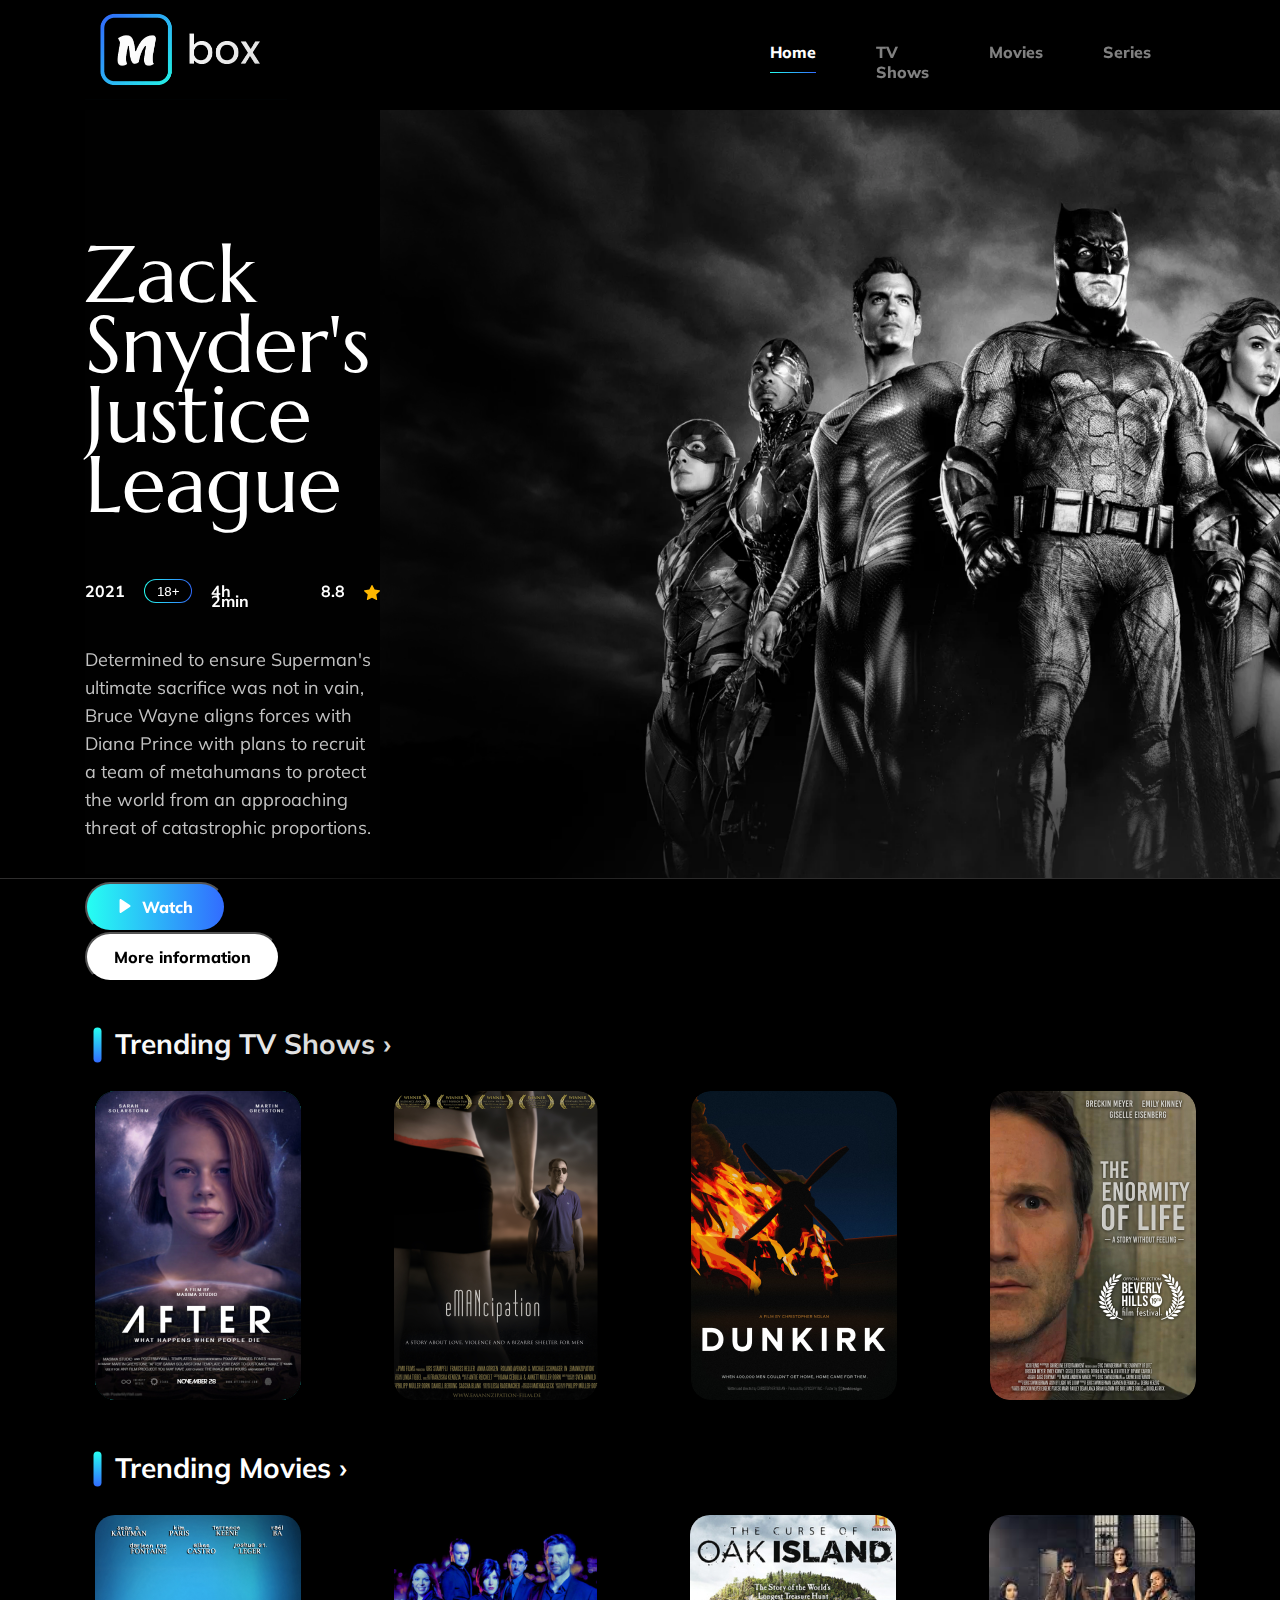
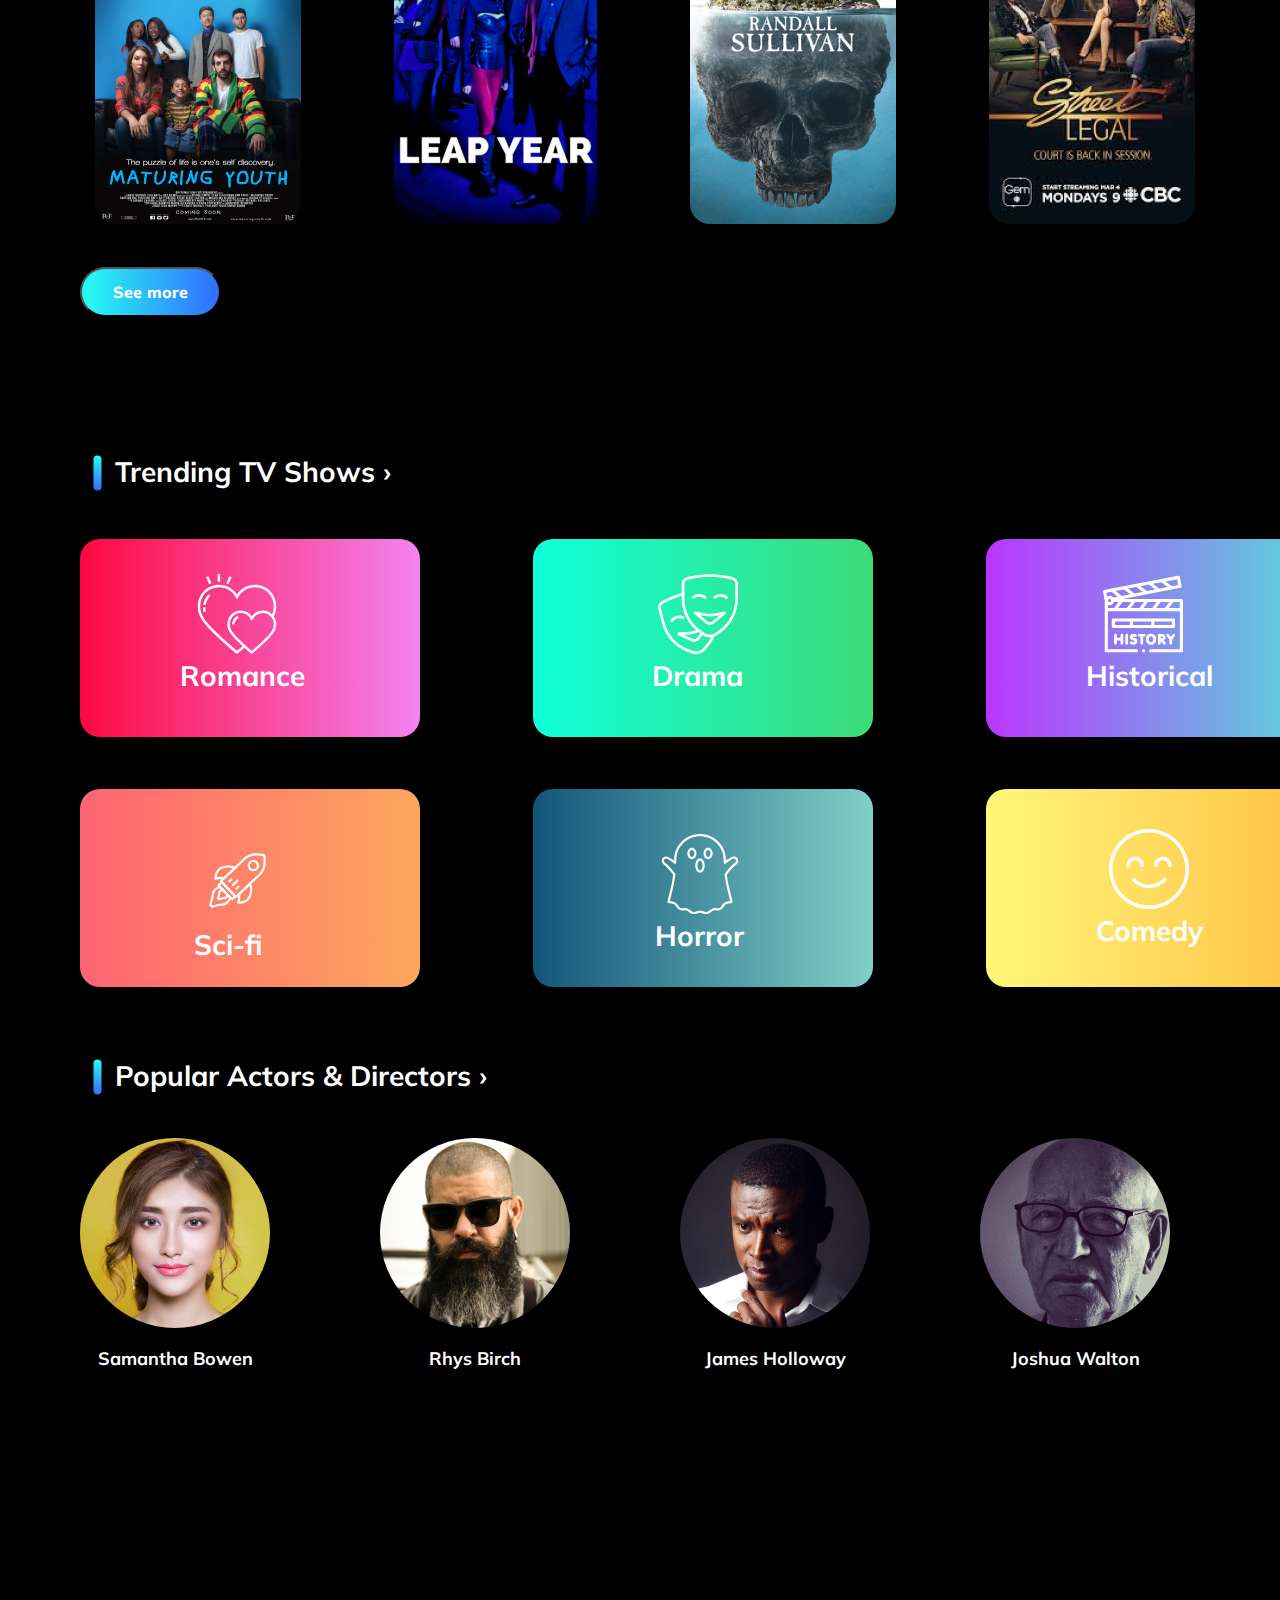
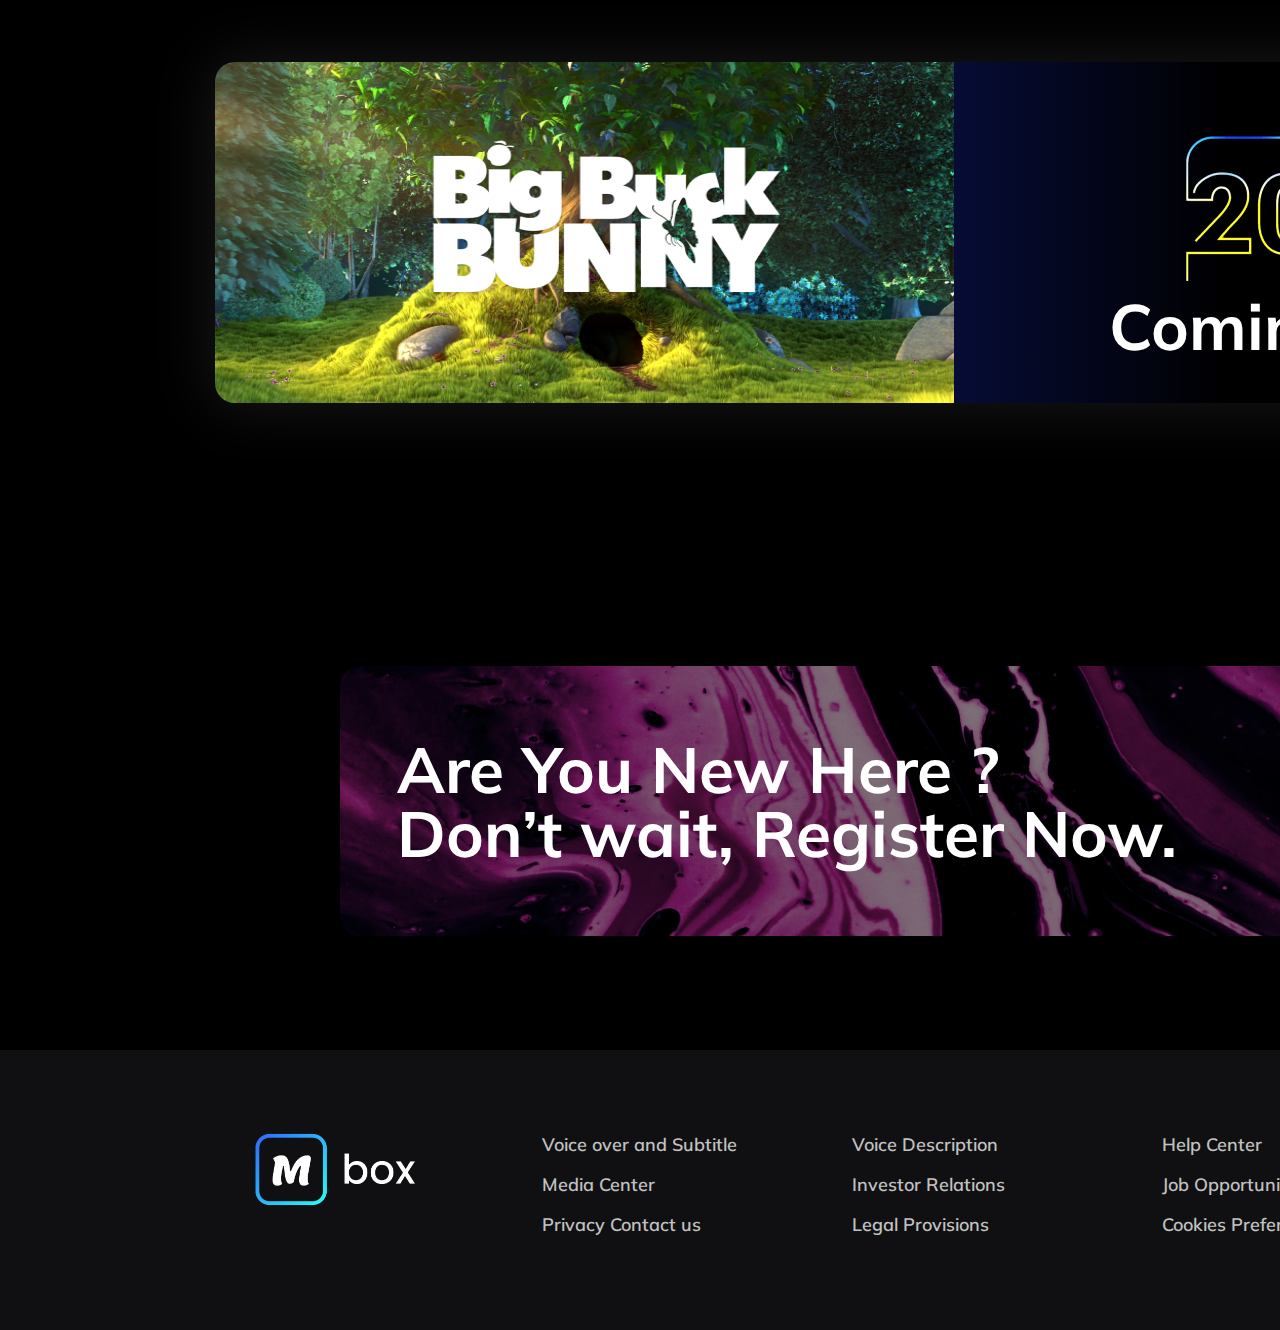
<file: index.html>
<!DOCTYPE html>
<html lang="en">
<head>
    <meta charset="UTF-8">
    <meta http-equiv="X-UA-Compatible" content="IE=edge">
    <meta name="viewport" content="width=device-width, initial-scale=1.0">
    
    <link rel="stylesheet" href="style.css">
    <link rel="stylesheet" href="styletwo.css">
    <link rel="stylesheet" href="mobil.css">
    
    <link rel="preconnect" href="https://fonts.googleapis.com"><link rel="preconnect" href="https://fonts.gstatic.com" crossorigin><link href="https://fonts.googleapis.com/css2?family=Mulish:wght@700;800&display=swap" rel="stylesheet">
    <link rel="preconnect" href="https://fonts.googleapis.com"><link rel="preconnect" href="https://fonts.gstatic.com" crossorigin><link href="https://fonts.googleapis.com/css2?family=Poppins:wght@500&display=swap" rel="stylesheet">
    <link rel="preconnect" href="https://fonts.googleapis.com"><link rel="preconnect" href="https://fonts.gstatic.com" crossorigin><link href="https://fonts.googleapis.com/css2?family=Lemon&display=swap" rel="stylesheet">
    <link rel="preconnect" href="https://fonts.googleapis.com"><link rel="preconnect" href="https://fonts.gstatic.com" crossorigin><link href="https://fonts.googleapis.com/css2?family=Marcellus&display=swap" rel="stylesheet">
    <link rel="preconnect" href="https://fonts.googleapis.com"><link rel="preconnect" href="https://fonts.gstatic.com" crossorigin><link href="https://fonts.googleapis.com/css2?family=Marcellus&family=Mulish:wght@400;800&display=swap" rel="stylesheet">
    <link rel="preconnect" href="https://fonts.googleapis.com"><link rel="preconnect" href="https://fonts.gstatic.com" crossorigin><link href="https://fonts.googleapis.com/css2?family=Mulish:wght@800&display=swap" rel="stylesheet">



    <title>Document</title>
</head>
<body>
    
<header class="header">
    <div class="menu">
    <div class="logo"><a href=""><img src="logo.png" alt="" class="img-logo"></a></div>
    <div class="li-menu">
        <ul class="ul-m">
            <a href=""><li class="active">Home</li></a>
            <a href=""> <li class="li-m">TV Shows</li></a>
                <a href=""> <li class="li-m">Movies</li></a>
                    <a href=""><li class="li-m">Series</li></a>
        </ul>
    </div>
    <div class="prof">
        <a href=""><img src="Vector.svg" alt="" class="img-prof"></a>
            <a href=""><img src="Vector.png" alt="" class="img-prof2"></a>
                <a href=""><img src="Vector@2x.png" alt="" class="img-prof3"></a>
    </div>
    </div>
    <div class="film">
        <div class="info">
            <div class="name"><h1 class="h1-name">Zack Snyder's Justice League</h1></div>
            <div class="reyt">
                <h1 class="years">2021</h1>
                <button class="old">18+</button>
                <h2 class="years time">4h 2min</h2>
                <h3 class="years">8.8</h3>
                <img src="star.svg" alt="" class="star">
            </div>
            <div class="txt">
                <p class="p-txt">Determined to ensure Superman's ultimate sacrifice was not in vain, Bruce Wayne aligns forces with Diana Prince with plans to recruit a team of metahumans to protect the world from an approaching threat of catastrophic proportions.</p>
            </div>
            <div class="butt">
                <a href=""> <button class="butt-watch"><img src="watch.svg" alt="" class="watch-img">Watch</button></a>
                    <a href=""><button class="butt-inf">More information</button></a>
            </div>
            
        </div>
        <div class="img-film"><img src="img-film.png" alt="" class="films"></div>
    </div>
</header>
<section class="tv-section">
    <div class="tv-show">
        <div style="display: flex;">
            <div class="grad"></div>
            <a href=""><h1 class="h1-tv">Trending TV Shows ›</h1></a>
        </div>
        <div class="tv">
            <div class="tv-block"><a href=""><img src="tv1.png" alt="" class="tv-img"></a></div>
            <div class="tv-block"><a href=""><img src="tv2.png" alt="" class="tv-img"></a></div>
            <div class="tv-block"><a href=""><img src="tv3.png" alt="" class="tv-img"></a></div>
            <div class="tv-block"><a href=""><img src="tv4.png" alt="" class="tv-img"></a></div>
            <div class="tv-block"><a href=""><img src="tv5.png" alt="" class="tv-img"></a></div>
            <div class="tv-block"><a href=""><img src="tv6.png" alt="" class="tv-img"></a></div>
            
        </div>
    </div>
</section>
<section class="trending">
    <div class="tv-show">
        <div style="display: flex;">
            <div class="grad"></div>
            <a href=""><h1 class="h1-tv">Trending Movies ›</h1></a>
        </div>
        <div class="tv">
            <div class="tv-block"> <a href=""> <img src="t1.png" alt="" class="tv-img"></a></div>
            <div class="tv-block"><a href=""><img src="t2.png" alt="" class="tv-img"></a></div>
            <div class="tv-block"><a href=""><img src="t3.png" alt="" class="tv-img"></a></div>
            <div class="tv-block"><a href=""><img src="t4.png" alt="" class="tv-img"></a></div>
            <div class="tv-block"><a href=""><img src="t5.png" alt="" class="tv-img"></a></div>
            <div class="tv-block"><a href=""><img src="t6.png" alt="" class="tv-img"></a></div>
            
        </div>
    </div>
    <a href=""> <button class="butt-watch g-butt">See more</button></a>
</section>
<section class="genras">
    <div style="display: flex;">
        <div class="grad"></div>
        <a href=""><h1 class="h1-tv">Trending TV Shows ›</h1></a>
    </div>
    <div class="ganras-block">
       <a href="" class="a-g"><div class="g-block romance"><img src="g1.svg" alt="" class="g-img-romance"><h1 class="g-h1 h1-romance">Romance</h1></div></a>
       <a href="" class="a-g"><div class="g-block drama"><img src="g2.svg" alt="" class="g-img-drama"><h1 class="g-h1 h1-drama" >Drama</h1></div></a>
        <a href="" class="a-g"><div class="g-block historical"><img src="g3.svg" alt="" class="g-img-historical"><h1 class="g-h1 h1-historical">Historical</h1></div></a> 
        <a href="" class="a-g"><div class="g-block action"><img src="g4.svg" alt="" class="g-img-action"><h1 class="g-h1 h1-action">Action</h1></div></a>
    </div>
    <div class="ganras-block g-two">
        <a href="" class="a-g"><div class="g-block sci-fi"><img src="g5.svg" alt="" class="g-img-sci-fi"><h1 class="g-h1 h1-sci-fi">Sci-fi</h1></div></a>
        <a href="" class="a-g"> <div class="g-block horror"><img src="g6.svg" alt="" class="g-img-horror"><h1 class="g-h1 h1-horror">Horror</h1></div></a>
            <a href="" class="a-g"> <div class="g-block comedy"><img src="g7.svg" alt="" class="g-img-comedy"><h1 class="g-h1 h1-comedy">Comedy</h1></div></a>
                <a href="" class="a-g"> <div class="g-block documentary"><img src="g8.svg" alt="" class="g-img-documentary"><h1 class="g-h1 h1-documentary">Documentary</h1></div></a>
    </div>
</section>
<section class="actors">
    <div style="display: flex;">
        <div class="grad"></div>
        <a href=""><h1 class="h1-tv">Popular Actors & Directors ›</h1></a>
    </div>
    <div class="actor">
        <a href="" class="a-a"><div class="actors-block"><img src="a1.png" alt="" class="img-actor"><h1 class="name-actor">Samantha Bowen</h1></div></a>
            <a href=""class="a-a"> <div class="actors-block"><img src="a2.png" alt="" class="img-actor"><h1 class="name-actor">Rhys Birch</h1></div></a>
                <a href=""class="a-a"> <div class="actors-block"><img src="a3.png" alt="" class="img-actor"><h1 class="name-actor">James Holloway</h1></div></a>
                    <a href=""class="a-a"> <div class="actors-block"><img src="a4.png" alt="" class="img-actor"><h1 class="name-actor">Joshua Walton</h1></div></a>
                        <a href=""class="a-a"> <div class="actors-block"><img src="a5.png" alt="" class="img-actor"><h1 class="name-actor">Patrick Elliott</h1></div></a>
                            <a href=""class="a-a"> <div class="actors-block"><img src="a6.png" alt="" class="img-actor"><h1 class="name-actor">Morgan O'Neill</h1></div></a>
    </div>
</section>
<section class="coming">
    <div class="coming-block">
        <div class="buck"><img src="buck.png" alt="" class="img-buck"></div>
        <div class="2021"><img src="2021.png" alt="" class="img-2021"><h1 class="h1-2021">Coming Soon...</h1></div>
    </div>
</section>
<section class="registred">
    <div class="reg">
        <h1 class="h1-reg">Are You New Here ?<br>
            Don’t wait, Register Now. </h1>
        <a href=""> <button class="butt-watch butt-reg">Register Now</button></a>
    </div>
</section>
<footer class="footer">
    <div class="logo "> <a href=""> <img src="logo.png" alt="" class="img-logo logo-footer"></a></div>
    <div class="footer-menu">
        <div class="block-footer">
            <a href=""> <h1 class="h-foot">Voice over and Subtitle</h1></a>
                <a href=""> <h2 class="h-foot">Media Center</h2></a>
                    <a href=""> <h3 class="h-foot">Privacy Contact us</h3></a>
        </div>
        <div class="block-footer">
            <a href=""> <h1 class="h-foot">Voice Description</h1></a>
                <a href=""> <h2 class="h-foot">Investor Relations</h2></a>
                    <a href=""> <h3 class="h-foot">Legal Provisions</h3></a>
        </div>
        <div class="block-footer">
            <a href=""> <h1 class="h-foot">Help Center</h1></a>
                <a href=""> <h2 class="h-foot">Job Opportunities</h2></a>
                    <a href=""> <h3 class="h-foot">Cookies Preferences</h3></a>
        </div>
        <div class="block-footer">
            <a href=""><h1 class="h-foot">Gift Cards</h1></a>
            <a href=""> <h2 class="h-foot">Terms of Use</h2></a>
                <a href=""> <h3 class="h-foot">Corporate Informations</h3></a>
        </div>
       
    </div>
</footer>
</body>
</html>
</file>
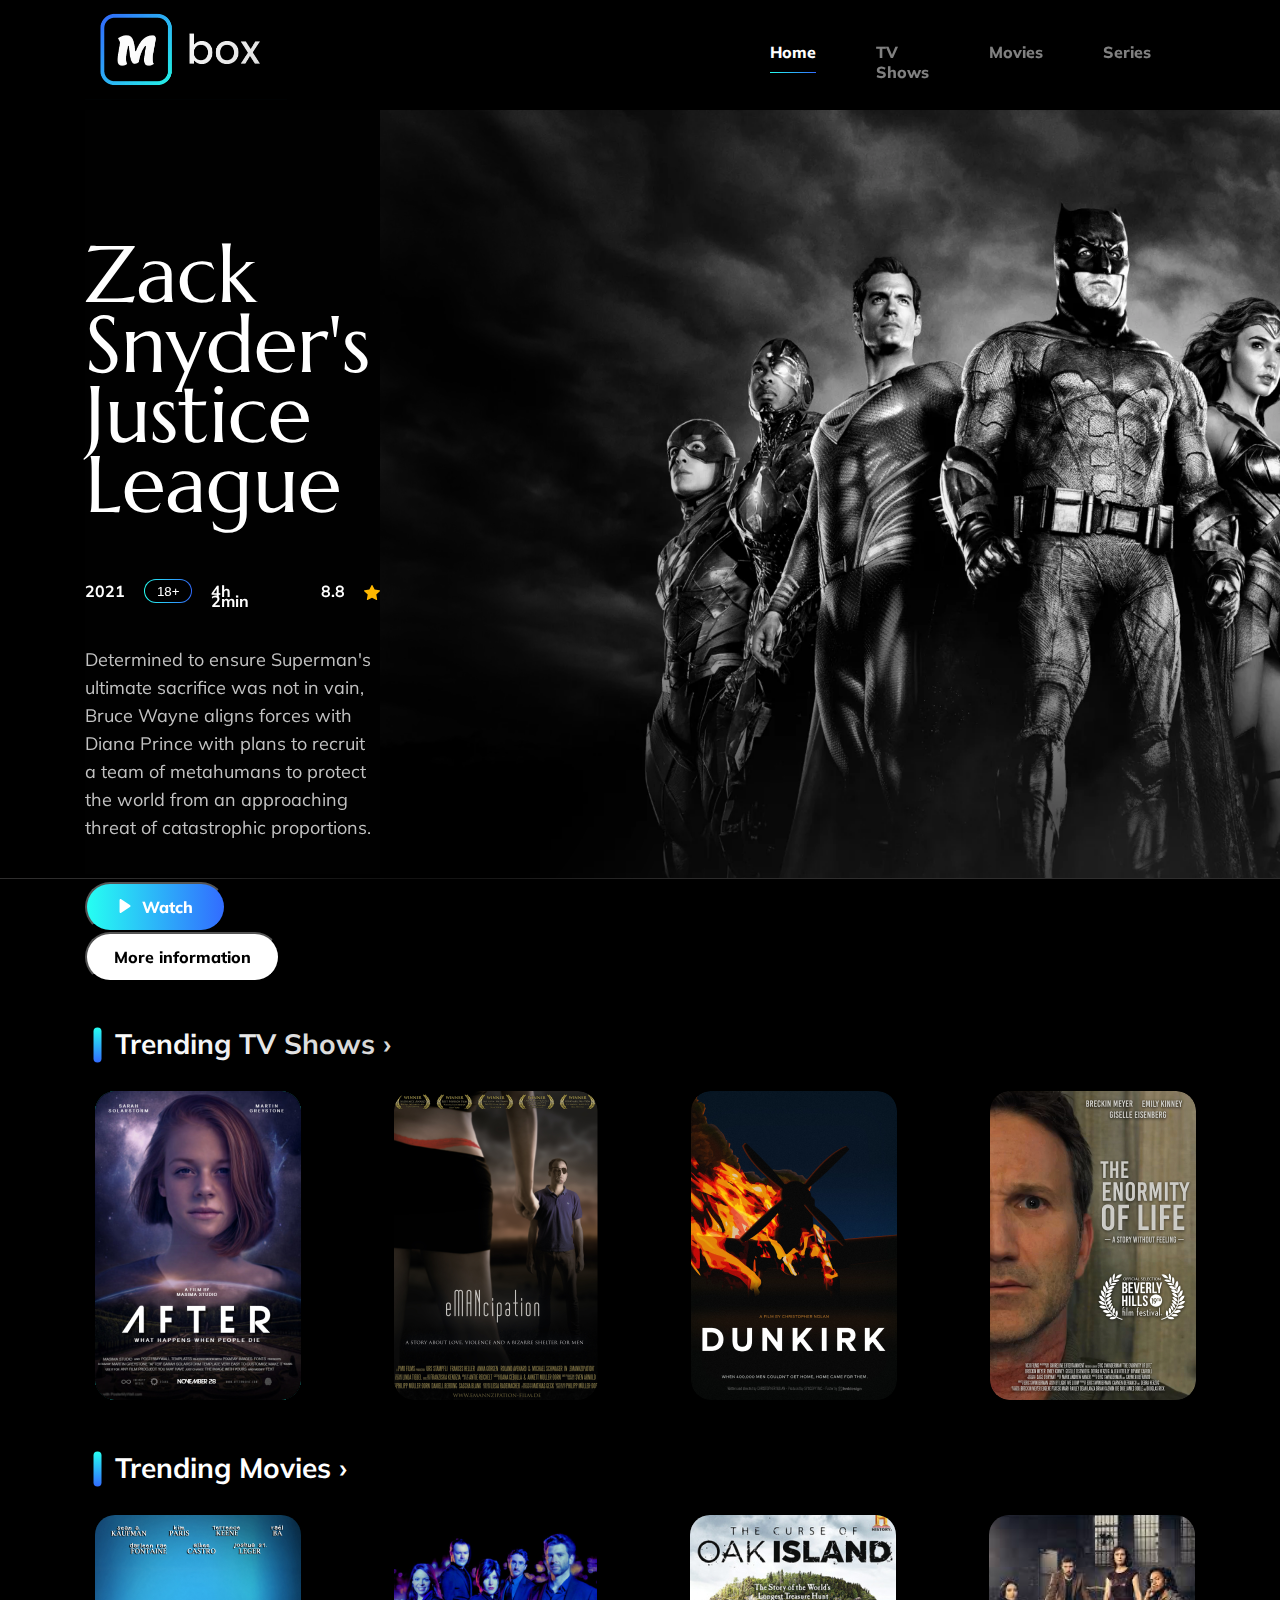
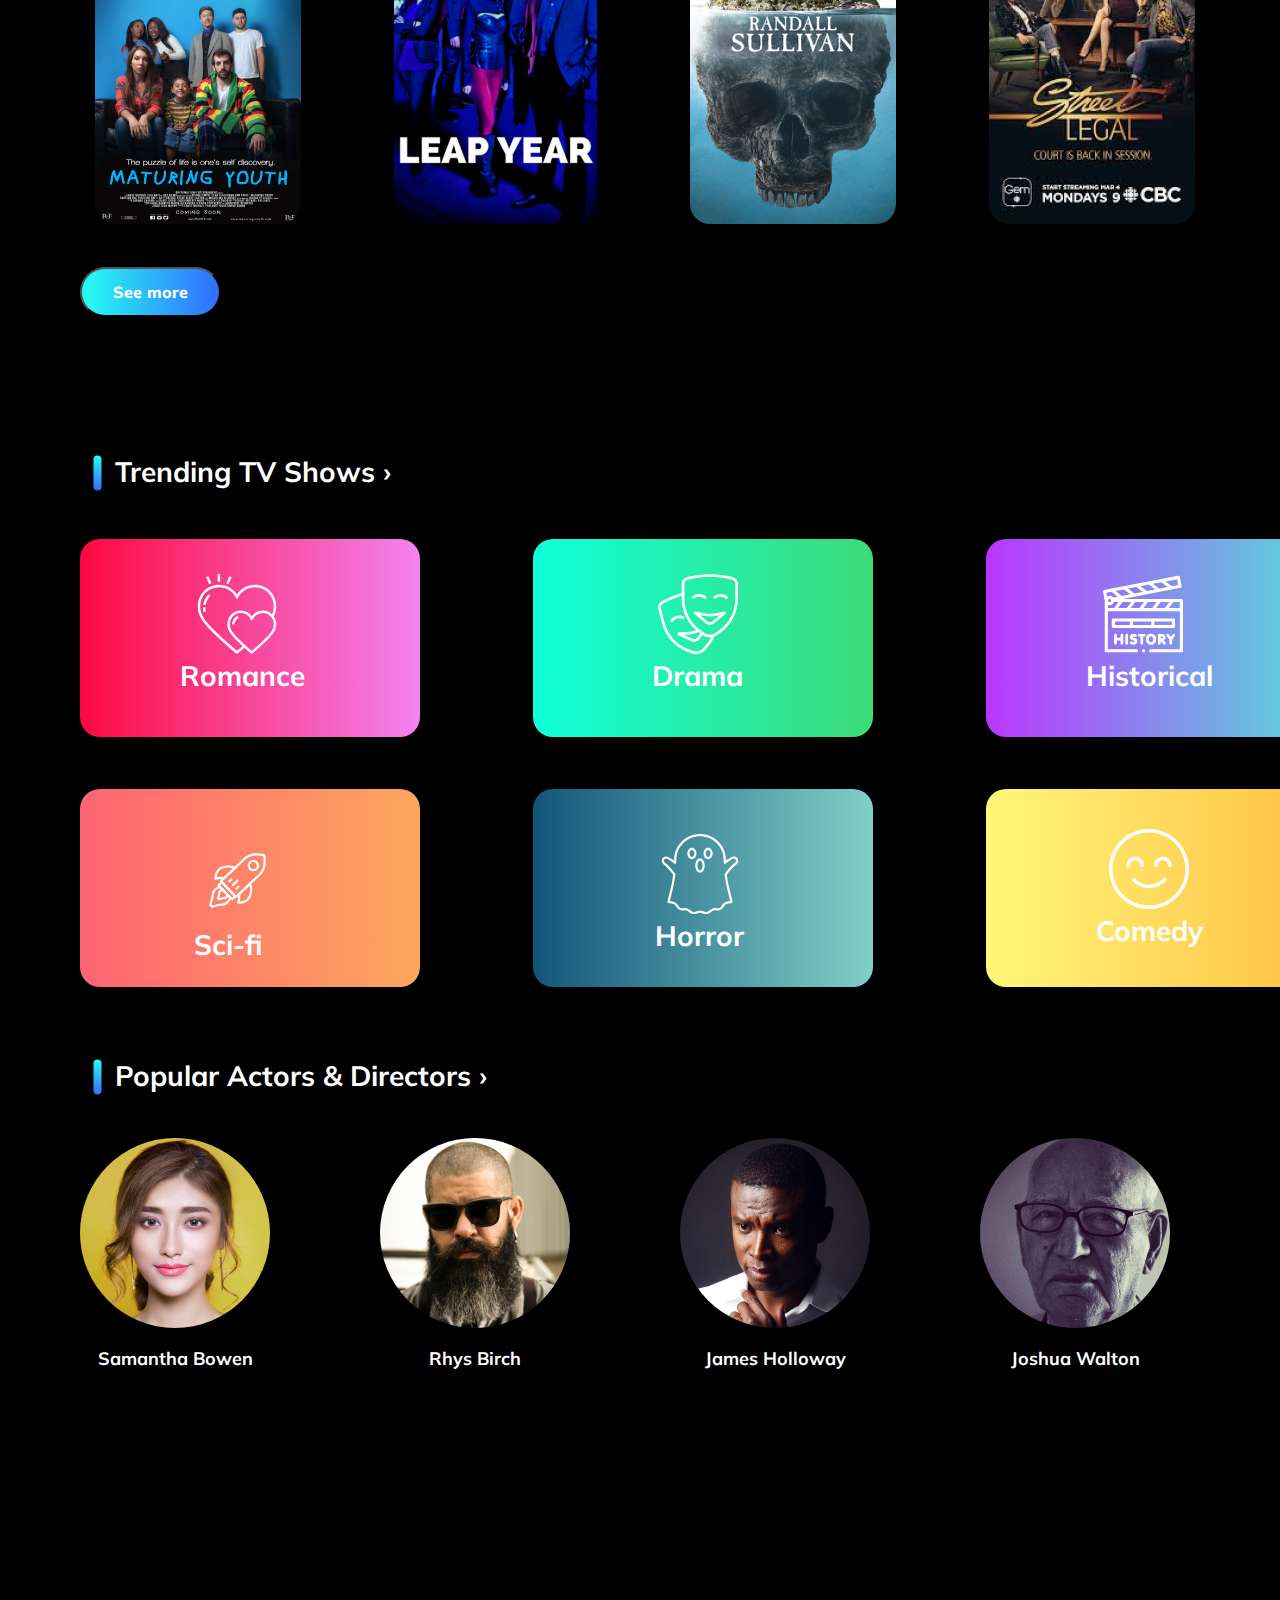
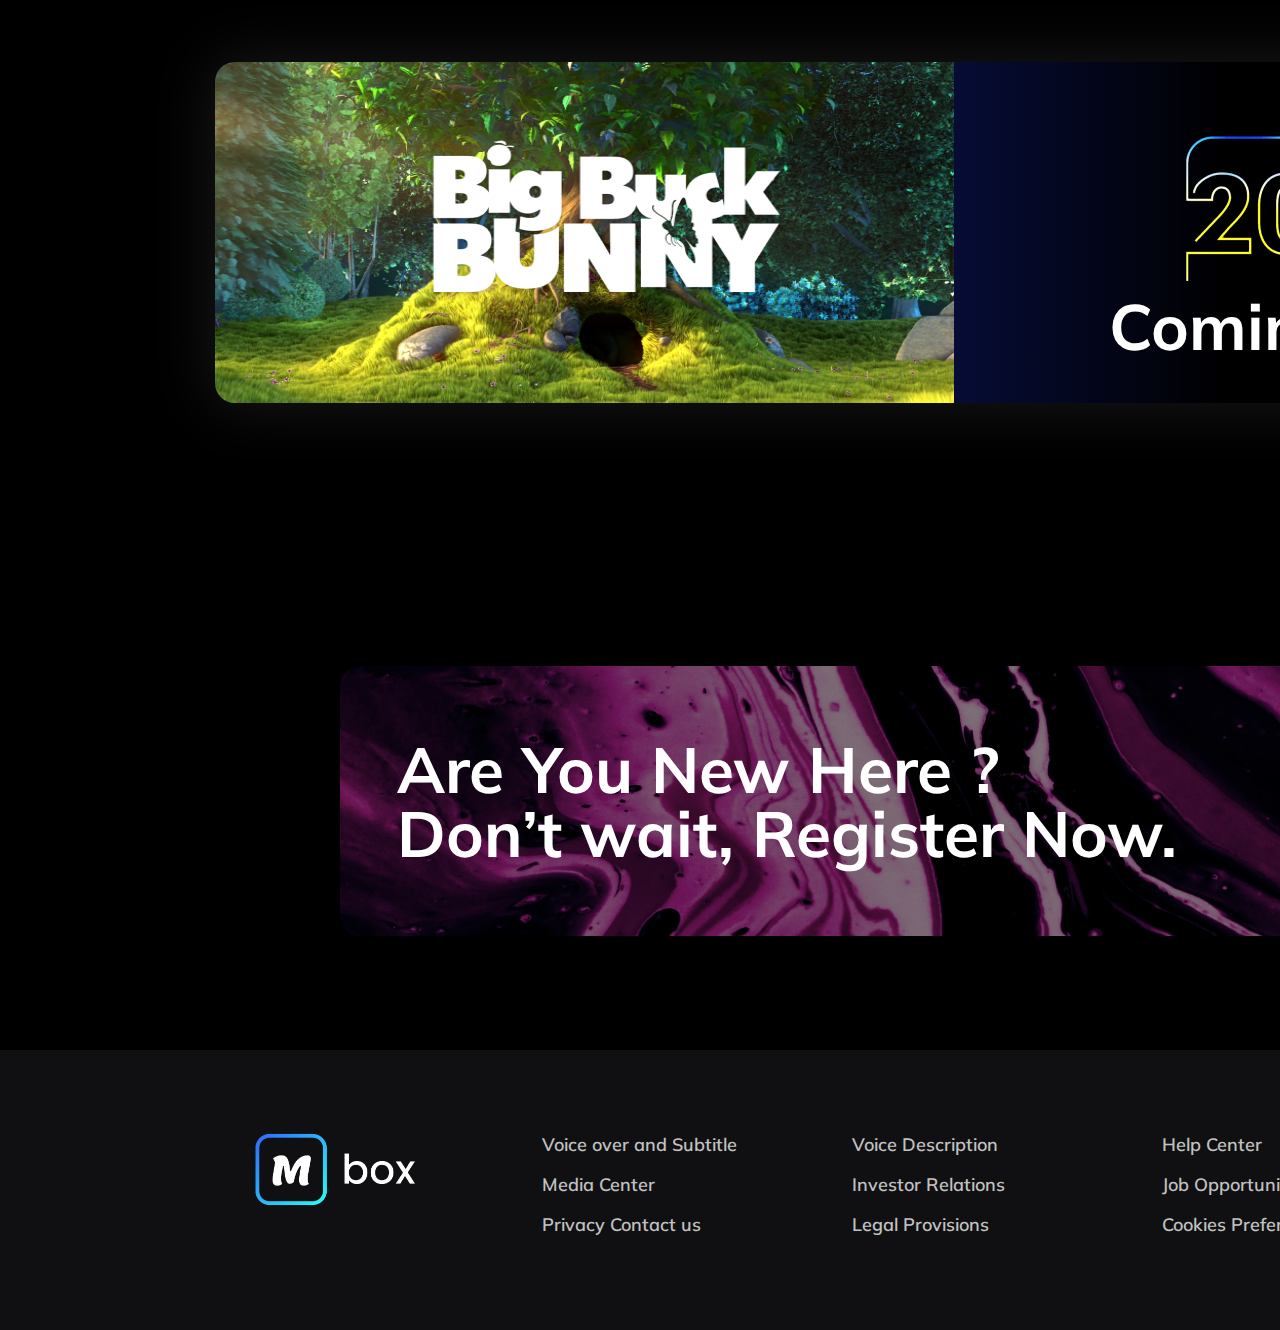
<file: mobil.html>
<!DOCTYPE html>
<html lang="en">
<head>
    <meta charset="UTF-8">
    <meta http-equiv="X-UA-Compatible" content="IE=edge">
    <meta name="viewport" content="width=device-width, initial-scale=1.0">
    
    <link rel="stylesheet" href="style.css">
    <link rel="stylesheet" href="styletwo.css">
    <link rel="stylesheet" href="mobil.css">
    
    <link rel="preconnect" href="https://fonts.googleapis.com"><link rel="preconnect" href="https://fonts.gstatic.com" crossorigin><link href="https://fonts.googleapis.com/css2?family=Mulish:wght@700;800&display=swap" rel="stylesheet">
    <link rel="preconnect" href="https://fonts.googleapis.com"><link rel="preconnect" href="https://fonts.gstatic.com" crossorigin><link href="https://fonts.googleapis.com/css2?family=Poppins:wght@500&display=swap" rel="stylesheet">
    <link rel="preconnect" href="https://fonts.googleapis.com"><link rel="preconnect" href="https://fonts.gstatic.com" crossorigin><link href="https://fonts.googleapis.com/css2?family=Lemon&display=swap" rel="stylesheet">
    <link rel="preconnect" href="https://fonts.googleapis.com"><link rel="preconnect" href="https://fonts.gstatic.com" crossorigin><link href="https://fonts.googleapis.com/css2?family=Marcellus&display=swap" rel="stylesheet">
    <link rel="preconnect" href="https://fonts.googleapis.com"><link rel="preconnect" href="https://fonts.gstatic.com" crossorigin><link href="https://fonts.googleapis.com/css2?family=Marcellus&family=Mulish:wght@400;800&display=swap" rel="stylesheet">
    <link rel="preconnect" href="https://fonts.googleapis.com"><link rel="preconnect" href="https://fonts.gstatic.com" crossorigin><link href="https://fonts.googleapis.com/css2?family=Mulish:wght@800&display=swap" rel="stylesheet">



    <title>Document</title>
</head>
<body>
    
<header class="header">
    <div class="menu">
    <div class="logo"><a href=""><img src="logo.png" alt="" class="img-logo"></a></div>
    <div class="li-menu">
        <ul class="ul-m">
            <a href=""><li class="active">Home</li></a>
            <a href=""> <li class="li-m">TV Shows</li></a>
                <a href=""> <li class="li-m">Movies</li></a>
                    <a href=""><li class="li-m">Series</li></a>
        </ul>
    </div>
    <div class="prof">
        <a href=""><img src="Vector.svg" alt="" class="img-prof"></a>
            <a href=""><img src="Vector.png" alt="" class="img-prof2"></a>
                <a href=""><img src="Vector@2x.png" alt="" class="img-prof3"></a>
    </div>
    </div>
    <div class="film">
        <div class="info">
            <div class="name"><h1 class="h1-name">Zack Snyder's Justice League</h1></div>
            <div class="reyt">
                <h1 class="years">2021</h1>
                <button class="old">18+</button>
                <h2 class="years time">4h 2min</h2>
                <h3 class="years">8.8</h3>
                <img src="star.svg" alt="" class="star">
            </div>
            <div class="txt">
                <p class="p-txt">Determined to ensure Superman's ultimate sacrifice was not in vain, Bruce Wayne aligns forces with Diana Prince with plans to recruit a team of metahumans to protect the world from an approaching threat of catastrophic proportions.</p>
            </div>
            <div class="butt">
                <a href=""> <button class="butt-watch"><img src="watch.svg" alt="" class="watch-img">Watch</button></a>
                    <a href=""><button class="butt-inf">More information</button></a>
            </div>
            
        </div>
        <div class="img-film"><img src="img-film.png" alt="" class="films"></div>
    </div>
</header>
<section class="tv-section">
    <div class="tv-show">
        <div style="display: flex;">
            <div class="grad"></div>
            <a href=""><h1 class="h1-tv">Trending TV Shows ›</h1></a>
        </div>
        <div class="tv">
            <div class="tv-block"><a href=""><img src="tv1.png" alt="" class="tv-img"></a></div>
            <div class="tv-block"><a href=""><img src="tv2.png" alt="" class="tv-img"></a></div>
            <div class="tv-block"><a href=""><img src="tv3.png" alt="" class="tv-img"></a></div>
            <div class="tv-block"><a href=""><img src="tv4.png" alt="" class="tv-img"></a></div>
            <div class="tv-block"><a href=""><img src="tv5.png" alt="" class="tv-img"></a></div>
            <div class="tv-block"><a href=""><img src="tv6.png" alt="" class="tv-img"></a></div>
            
        </div>
    </div>
</section>
<section class="trending">
    <div class="tv-show">
        <div style="display: flex;">
            <div class="grad"></div>
            <a href=""><h1 class="h1-tv">Trending Movies ›</h1></a>
        </div>
        <div class="tv">
            <div class="tv-block"> <a href=""> <img src="t1.png" alt="" class="tv-img"></a></div>
            <div class="tv-block"><a href=""><img src="t2.png" alt="" class="tv-img"></a></div>
            <div class="tv-block"><a href=""><img src="t3.png" alt="" class="tv-img"></a></div>
            <div class="tv-block"><a href=""><img src="t4.png" alt="" class="tv-img"></a></div>
            <div class="tv-block"><a href=""><img src="t5.png" alt="" class="tv-img"></a></div>
            <div class="tv-block"><a href=""><img src="t6.png" alt="" class="tv-img"></a></div>
            
        </div>
    </div>
    <a href=""> <button class="butt-watch">See more</button></a>
</section>
<section class="genras">
    <div style="display: flex;">
        <div class="grad"></div>
        <a href=""><h1 class="h1-tv">Trending TV Shows ›</h1></a>
    </div>
    <div class="ganras-block">
       <a href="" class="a-g"><div class="g-block romance"><img src="g1.svg" alt="" class="g-img-romance"><h1 class="g-h1 h1-romance">Romance</h1></div></a>
       <a href="" class="a-g"><div class="g-block drama"><img src="g2.svg" alt="" class="g-img-drama"><h1 class="g-h1 h1-drama" >Drama</h1></div></a>
        <a href="" class="a-g"><div class="g-block historical"><img src="g3.svg" alt="" class="g-img-historical"><h1 class="g-h1 h1-historical">Historical</h1></div></a> 
        <a href="" class="a-g"><div class="g-block action"><img src="g4.svg" alt="" class="g-img-action"><h1 class="g-h1 h1-action">Action</h1></div></a>
    </div>
    <div class="ganras-block">
        <a href="" class="a-g"><div class="g-block sci-fi"><img src="g5.svg" alt="" class="g-img-sci-fi"><h1 class="g-h1 h1-sci-fi">Sci-fi</h1></div></a>
        <a href="" class="a-g"> <div class="g-block horror"><img src="g6.svg" alt="" class="g-img-horror"><h1 class="g-h1 h1-horror">Horror</h1></div></a>
            <a href="" class="a-g"> <div class="g-block comedy"><img src="g7.svg" alt="" class="g-img-comedy"><h1 class="g-h1 h1-comedy">Comedy</h1></div></a>
                <a href="" class="a-g"> <div class="g-block documentary"><img src="g8.svg" alt="" class="g-img-documentary"><h1 class="g-h1 h1-documentary">Documentary</h1></div></a>
    </div>
</section>
<section class="actors">
    <div style="display: flex;">
        <div class="grad"></div>
        <a href=""><h1 class="h1-tv">Popular Actors & Directors ›</h1></a>
    </div>
    <div class="actor">
        <a href="" class="a-a"><div class="actors-block"><img src="a1.png" alt="" class="img-actor"><h1 class="name-actor">Samantha Bowen</h1></div></a>
            <a href=""class="a-a"> <div class="actors-block"><img src="a2.png" alt="" class="img-actor"><h1 class="name-actor">Rhys Birch</h1></div></a>
                <a href=""class="a-a"> <div class="actors-block"><img src="a3.png" alt="" class="img-actor"><h1 class="name-actor">James Holloway</h1></div></a>
                    <a href=""class="a-a"> <div class="actors-block"><img src="a4.png" alt="" class="img-actor"><h1 class="name-actor">Joshua Walton</h1></div></a>
                        <a href=""class="a-a"> <div class="actors-block"><img src="a5.png" alt="" class="img-actor"><h1 class="name-actor">Patrick Elliott</h1></div></a>
                            <a href=""class="a-a"> <div class="actors-block"><img src="a6.png" alt="" class="img-actor"><h1 class="name-actor">Morgan O'Neill</h1></div></a>
    </div>
</section>
<section class="coming">
    <div class="coming-block">
        <div class="buck"><img src="buck.png" alt="" class="img-buck"></div>
        <div class="2021"><img src="2021.png" alt="" class="img-2021"><h1 class="h1-2021">Coming Soon...</h1></div>
    </div>
</section>
<section class="registred">
    <div class="reg">
        <h1 class="h1-reg">Are You New Here ?<br>
            Don’t wait, Register Now. </h1>
        <a href=""> <button class="butt-watch butt-reg">Register Now</button></a>
    </div>
</section>
<footer class="footer">
    <div class="logo "> <a href=""> <img src="logo.png" alt="" class="img-logo logo-footer"></a></div>
    <div class="footer-menu">
        <div class="block-footer">
            <a href=""> <h1 class="h-foot">Voice over and Subtitle</h1></a>
                <a href=""> <h2 class="h-foot">Media Center</h2></a>
                    <a href=""> <h3 class="h-foot">Privacy Contact us</h3></a>
        </div>
        <div class="block-footer">
            <a href=""> <h1 class="h-foot">Voice Description</h1></a>
                <a href=""> <h2 class="h-foot">Investor Relations</h2></a>
                    <a href=""> <h3 class="h-foot">Legal Provisions</h3></a>
        </div>
        <div class="block-footer">
            <a href=""> <h1 class="h-foot">Help Center</h1></a>
                <a href=""> <h2 class="h-foot">Job Opportunities</h2></a>
                    <a href=""> <h3 class="h-foot">Cookies Preferences</h3></a>
        </div>
        <div class="block-footer">
            <a href=""><h1 class="h-foot">Gift Cards</h1></a>
            <a href=""> <h2 class="h-foot">Terms of Use</h2></a>
                <a href=""> <h3 class="h-foot">Corporate Informations</h3></a>
        </div>
       
    </div>
</footer>
</body>
</html>
</file>
<file: style.css>
* {
  padding: 0%;
  margin: 0%;
}

body {
  background-color: black;
}

.header {
  width: auto;
  height: 100px;
}

a {
  text-decoration: none;
}

.menu {
  display: flex;
}

.img-logo {
  height: 100px;
  margin-left: 85px;
}

.prof {
  margin: 0px 0px 0px 415px;
}

.butt-prof {
  background-color: transparent;
}

.img-prof {
  width: 18px;
  height: 18px;
  margin: 40px 0px 0px 0px;
}

.img-prof2 {
  width: 20px;
  height: 20px;
  margin: 0px 0px 0px 35px;
}

.img-prof3 {
  width: 18px;
  height: 20px;
  margin: 0px 0px 0px 35px;
}

.li-menu {
  display: flex;
  width: 500px;
  margin: 0px 0px 0px 423px;
}

.ul-m {
  display: flex;
  list-style-type: none;
}

.active {
  color: #ffffff;
  margin: 42px 0px 0px 60px;
  font-weight: 800;
  font-size: 16px;
  font-family: "Mulish", cursive;
  opacity: 100%;
  border-bottom: 1px solid transparent;
  height: 30px;
  background: linear-gradient(black, black) padding-box, linear-gradient(to right, #26FFF2 0%, #326CFF 100%) border-box;
}

.li-m {
  color: white;
  margin: 42px 0px 0px 60px;
  font-weight: 800;
  font-size: 16px;
  font-family: "Mulish", cursive;
  opacity: 50%;
  transition: 0.5s;
}

.li-m:hover {
  opacity: 70%;
  border-bottom: 1px solid transparent;
  height: 30px;
  background: linear-gradient(black, black) padding-box, linear-gradient(to right, #26FFF2 0%, #326CFF 100%) border-box;
}

.film {
  height: 768px;
  width: auto;
  display: flex;
  border-bottom: 1px solid #2F2E2E;
}

.info {
  width: 562px;
  height: 764px;
  display: block;
  margin: 0px 0px 0px 85px;
  filter: drop-shadow(200px 0px 100px #000000);
  background-color: #010101;
}

.reyt {
  display: flex;
  margin: 60px 0px 0px 0px;
}

.h1-name {
  font-family: "Marcellus", cursive;
  font-weight: 400;
  font-size: 80px;
  line-height: 70px;
  color: white;
  margin-top: 129px;
}

.years {
  font-family: "Mulish", cursive;
  font-weight: 800px;
  font-size: 16px;
  line-height: 10px;
  color: white;
  margin: 7px 19px 0px 0px;
}

.time {
  margin: 7px 60px 0px 0px;
}

.old {
  color: white;
  border: 1.5px solid transparent;
  background: linear-gradient(black, black) padding-box, linear-gradient(to right, #26FFF2 0%, #326CFF 100%) border-box;
  border-radius: 50px;
  width: 60px;
  height: 24px;
  margin: 0px 19px 0px 0px;
}

.p-txt {
  font-family: "Mulish", cursive;
  font-weight: 400px;
  font-size: 18px;
  line-height: 28px;
  color: #C2C2C2;
  margin: 40px 0px 40px 0px;
}

.butt-watch {
  background: linear-gradient(to right, #26FFF2 0%, #326CFF 100%);
  width: 141px;
  height: 50px;
  border-radius: 100px;
  color: white;
  font-family: "Mulish", cursive;
  font-size: 16px;
  font-weight: 800;
  margin: 0px 35px 0px 0px;
  cursor: pointer;
}

.butt-watch:hover {
  filter: drop-shadow(0px 0px 4px rgba(50, 108, 255, 0.5));
}

.butt-inf {
  background: white;
  width: 195px;
  height: 50px;
  border-radius: 100px;
  color: black;
  font-family: "Mulish", cursive;
  font-size: 16px;
  font-weight: 800;
  cursor: pointer;
}

.watch-img {
  margin: 0px 10px 0px 0px;
  width: 14px;
  height: 14px;
}

.img-film {
  margin: 0px 0px 0px 0px;
}

.films {
  width: 1280px;
  height: 768px;
}

.tv-section {
  width: 1441px;
  height: 384px;
  margin: 926px 0px 0px 80px;
}

.grad {
  width: 35px;
  height: 8px;
  border-radius: 50px;
  background: linear-gradient(to right, #26FFF2 0%, #326CFF 100%) border-box;
  rotate: 90deg;
  margin: 15px 0px 0px 0px;
}

.h1-tv {
  font-family: "Mulish", cursive;
  color: white;
  font-weight: 700;
  font-size: 28px;
}

.h1-tv:hover {
  text-decoration: underline;
}

.tv {
  margin: 30px 0px 43px 15px;
  display: flex;
}

.tv-block {
  width: 206px;
  height: 309px;
  border-radius: 20px;
  background-color: transparent;
  background: transparent;
  margin: 0px 93px 0px 0px;
}

.tv-block:hover {
  width: 206px;
  height: 309px;
  border-radius: 20px;
  background-color: transparent;
  background: transparent;
  margin: 0px 93px 0px 0px;
  filter: drop-shadow(0px 0px 4px #26FFF2);
}

.tv-img {
  border-radius: 20px;
}

.trending {
  width: 1441px;
  height: 384px;
  margin: 40px 0px 0px 80px;
}

.genras {
  width: 1441px;
  height: 384px;
  margin: 220px 0px 0px 80px;
}

.ganras-block {
  margin: 50px 0px 0px 0px;
  display: flex;
  width: 1813px;
  height: 200px;
}

.g-block {
  width: 340px;
  height: 198px;
  border-radius: 20px;
  margin: 0px 113px 0px 0px;
}

.romance {
  background: linear-gradient(to right, #FD093F 0%, #F383F1 100%) border-box;
}

.drama {
  background: linear-gradient(to right, #0FFFDA 0%, #3CDB77 100%) border-box;
}

.historical {
  background: linear-gradient(to right, #B936FF 0%, #57DEDA 100%) border-box;
}

.action {
  background: linear-gradient(to right, #FD093F 0%, #FD093F 0.01%, #FCCB1A 100%) border-box;
}

.sci-fi {
  background: linear-gradient(to right, #FF6472 0%, #FDA75D 100%) border-box;
}

.horror {
  background: linear-gradient(to right, #13547A 0%, #80D0C7 100%) border-box;
}

.comedy {
  background: linear-gradient(to right, #FFF77B 0%, #FFBF42 100%) border-box;
}

.documentary {
  background: linear-gradient(to right, #1FA2FF 0%, #1FA2FF 0.01%, #1F535C 100%) border-box;
}

.g-img-romance {
  margin: 35px 0px 0px 117px;
}

.g-img-drama {
  margin: 35px 0px 0px 125px;
}

.g-img-historical {
  margin: 35px 0px 0px 117px;
}

.g-img-action {
  margin: 35px 0px 0px 130px;
}

.g-img-sci-fi {
  margin: 35px 0px 0px 100px;
}

.g-img-horror {
  margin: 45px 0px 0px 127px;
}

.g-img-comedy {
  margin: 40px 0px 0px 123px;
}

.g-img-documentary {
  margin: 35px 0px 0px 132px;
}

.g-h1 {
  font-family: "Mulish", cursive;
  font-weight: 700;
  font-size: 28px;
  color: white;
}

.h1-romance {
  margin: 0px 0px 0px 100px;
}

.h1-drama {
  margin: 0px 0px 0px 119px;
}

.h1-historical {
  margin: 0px 0px 0px 100px;
}

.h1-action {
  margin: 0px 0px 0px 127px;
}

.h1-sci-fi {
  margin: -15px 0px 0px 114px;
}

.h1-horror {
  margin: 0px 0px 0px 122px;
}

.h1-comedy {
  margin: 0px 0px 0px 110px;
}

.h1-documentary {
  margin: 0px 0px 0px 82px;
}

.a-g {
  width: 340px;
  margin: 0px 113px 0px 0px;
}

.actors {
  width: 1441px;
  height: 384px;
  margin: 220px 0px 0px 80px;
}

.actor {
  margin: 45px 0px 0px 0px;
  display: flex;
  width: 1813px;
}

.a-a {
  width: 190px;
  height: 260px;
  margin: 0px 110px 0px 0px;
}

.actors-block {
  width: 190px;
  height: 260px;
  margin: 0px 110px 0px 0px;
}

.img-actor {
  width: 190px;
  height: 190px;
  border-radius: 100%;
}

.name-actor {
  font-family: "Mulish", cursive;
  font-weight: 700;
  font-size: 18px;
  line-height: 20px;
  color: white;
  text-align: center;
  margin: 17px 0px 0px 0px;
}

.coming {
  width: 1441px;
  height: 384px;
  margin: 220px 0px 0px 80px;
}

.coming-block {
  width: 1440px;
  height: 341px;
  background: linear-gradient(to right, #0D1A73 29.09%, #000000 70.41%) border-box;
  border-radius: 20px;
  margin: 0px 0px 0px 135px;
  filter: drop-shadow(0px 0px 30px rgba(255, 255, 255, 0.1));
  display: flex;
}

.img-buck {
  width: 739px;
  height: 341px;
  border-top-left-radius: 20px;
  border-bottom-left-radius: 20px;
}

.img-2021 {
  margin: 71px 0px 0px 211px;
}

.h1-2021 {
  font-family: "Mulish", cursive;
  font-weight: 700;
  font-size: 64px;
  line-height: 20px;
  color: white;
  margin: 31px 0px 0px 155px;
}

.registred {
  width: 1441px;
  height: 384px;
  margin: 220px 0px 0px 80px;
}

.reg {
  width: 1224px;
  height: 270px;
  border-radius: 20px;
  display: flex;
  margin: 0px 0px 0px 260px;
}

.reg::after {
  content: "";
  background-image: url("r1.png");
  opacity: 50%;
  position: absolute;
  width: 1224px;
  height: 270px;
  z-index: -1;
  border-radius: 20px;
}

.h1-reg {
  width: 792px;
  height: 128px;
  font-family: "Mulish", cursive;
  font-weight: 700;
  font-size: 64px;
  line-height: 64px;
  color: white;
  opacity: 100%;
  margin: 71px 0px 0px 57px;
}

.butt-reg {
  margin: 105px 0px 0px 115px;
}

.footer {
  width: auto;
  height: 280px;
  background-color: #101012;
  display: flex;
}

.logo-footer {
  margin: 70px 0px 0px 240px;
}

.footer-menu {
  display: flex;
}

.block-footer {
  width: 210px;
  height: 140px;
  margin: 85px 0px 0px 100px;
}

.h-foot {
  font-family: "Mulish", cursive;
  font-weight: 600;
  font-size: 18px;
  line-height: 20px;
  color: #C2C2C2;
  margin: 0px 0px 20px 0px;
}

.h-foot:hover {
  color: white;
}/*# sourceMappingURL=style.css.map */
</file>
<file: styletwo.css>
@media screen and (max-width: 1200px) and (min-width: 361px) {
  * {
    padding: 0%;
    margin: 0%;
  }
  body {
    background-color: black;
  }
  .header {
    width: auto;
    height: 100px;
  }
  a {
    text-decoration: none;
  }
  .menu {
    display: flex;
  }
  .img-logo {
    height: 100px;
    margin-left: 85px;
  }
  .prof {
    margin: 0px 0px 0px 122px;
  }
  .butt-prof {
    background-color: transparent;
  }
  .img-prof {
    width: 18px;
    height: 18px;
    margin: 40px 0px 0px 0px;
  }
  .img-prof2 {
    width: 20px;
    height: 20px;
    margin: 0px 0px 0px 35px;
  }
  .img-prof3 {
    width: 18px;
    height: 20px;
    margin: 0px 0px 0px 35px;
  }
  .li-menu {
    display: flex;
    width: 500px;
    margin: 0px 0px 0px 94px;
  }
  .ul-m {
    display: flex;
    list-style-type: none;
  }
  .active {
    color: #ffffff;
    margin: 42px 0px 0px 60px;
    font-weight: 800;
    font-size: 16px;
    font-family: "Mulish", cursive;
    opacity: 100%;
    border-bottom: 1px solid transparent;
    height: 30px;
    background: linear-gradient(black, black) padding-box, linear-gradient(to right, #26FFF2 0%, #326CFF 100%) border-box;
  }
  .li-m {
    color: white;
    margin: 42px 0px 0px 60px;
    font-weight: 800;
    font-size: 16px;
    font-family: "Mulish", cursive;
    opacity: 50%;
    transition: 0.5s;
  }
  .li-m:hover {
    opacity: 70%;
    border-bottom: 1px solid transparent;
    height: 30px;
    background: linear-gradient(black, black) padding-box, linear-gradient(to right, #26FFF2 0%, #326CFF 100%) border-box;
  }
  .film {
    height: 480px;
    width: auto;
    display: flex;
    border-bottom: 1px solid #2F2E2E;
  }
  .info {
    width: 562px;
    height: 466px;
    display: block;
    margin: 0px 0px 0px 85px;
    filter: drop-shadow(200px 0px 100px #000000);
    background-color: #010101;
  }
  .reyt {
    display: flex;
    margin: 28px 0px 0px 0px;
  }
  .h1-name {
    font-family: "Marcellus", cursive;
    font-weight: 400;
    font-size: 50px;
    line-height: 70px;
    color: white;
    margin-top: 17px;
  }
  .years {
    font-family: "Mulish", cursive;
    font-weight: 800px;
    font-size: 16px;
    line-height: 10px;
    color: white;
    margin: 7px 19px 0px 0px;
  }
  .time {
    margin: 7px 60px 0px 0px;
  }
  .old {
    color: white;
    border: 1.5px solid transparent;
    background: linear-gradient(black, black) padding-box, linear-gradient(to right, #26FFF2 0%, #326CFF 100%) border-box;
    border-radius: 50px;
    width: 60px;
    height: 24px;
    margin: 0px 19px 0px 0px;
  }
  .p-txt {
    font-family: "Mulish", cursive;
    font-weight: 400;
    font-size: 16px;
    line-height: 28px;
    color: #C2C2C2;
    margin: 40px 0px 40px 0px;
  }
  .butt-watch {
    background: linear-gradient(to right, #26FFF2 0%, #326CFF 100%);
    width: 141px;
    height: 50px;
    border-radius: 100px;
    color: white;
    font-family: "Mulish", cursive;
    font-size: 16px;
    font-weight: 800;
    margin: 0px 35px 0px 0px;
    cursor: pointer;
  }
  .butt-watch:hover {
    filter: drop-shadow(0px 0px 4px rgba(50, 108, 255, 0.5));
  }
  .butt-inf {
    background: white;
    width: 195px;
    height: 50px;
    border-radius: 100px;
    color: black;
    font-family: "Mulish", cursive;
    font-size: 16px;
    font-weight: 800;
    cursor: pointer;
  }
  .watch-img {
    margin: 0px 10px 0px 0px;
    width: 14px;
    height: 14px;
  }
  .img-film {
    margin: 0px 0px 0px 0px;
  }
  .films {
    width: 662px;
    height: 477px;
  }
  .tv-section {
    width: 1100px;
    height: 384px;
    margin: 541px 0px 0px 80px;
  }
  .grad {
    width: 35px;
    height: 8px;
    border-radius: 50px;
    background: linear-gradient(to right, #26FFF2 0%, #326CFF 100%) border-box;
    rotate: 90deg;
    margin: 15px 0px 0px 0px;
  }
  .h1-tv {
    font-family: "Mulish", cursive;
    color: white;
    font-weight: 700;
    font-size: 28px;
  }
  .h1-tv:hover {
    text-decoration: underline;
  }
  .tv {
    margin: 30px 0px 43px 15px;
    display: flex;
  }
  .tv-block {
    width: 206px;
    height: 218px;
    border-radius: 20px;
    background-color: transparent;
    background: transparent;
    margin: 0px 33px 0px 0px;
  }
  .tv-block:hover {
    width: 206px;
    height: 309px;
    border-radius: 20px;
    background-color: transparent;
    background: transparent;
    margin: 0px 93px 0px 0px;
    filter: drop-shadow(0px 0px 4px #26FFF2);
  }
  .tv-img {
    border-radius: 20px;
    width: 150px;
    height: 210px;
  }
  .trending {
    width: 1100px;
    height: 384px;
    margin: 40px 0px 0px 80px;
  }
  .genras {
    width: 1100px;
    height: 384px;
    margin: 80px 0px 0px 80px;
  }
  .ganras-block {
    margin: 50px 0px 0px 0px;
    display: flex;
    width: 1100px;
    height: 200px;
  }
  .g-block {
    width: 250px;
    height: 144px;
    border-radius: 20px;
    margin: 0px 113px 0px 0px;
  }
  .romance {
    background: linear-gradient(to right, #FD093F 0%, #F383F1 100%) border-box;
  }
  .drama {
    background: linear-gradient(to right, #0FFFDA 0%, #3CDB77 100%) border-box;
  }
  .historical {
    background: linear-gradient(to right, #B936FF 0%, #57DEDA 100%) border-box;
  }
  .action {
    background: linear-gradient(to right, #FD093F 0%, #FD093F 0.01%, #FCCB1A 100%) border-box;
  }
  .sci-fi {
    background: linear-gradient(to right, #FF6472 0%, #FDA75D 100%) border-box;
  }
  .horror {
    background: linear-gradient(to right, #13547A 0%, #80D0C7 100%) border-box;
  }
  .comedy {
    background: linear-gradient(to right, #FFF77B 0%, #FFBF42 100%) border-box;
  }
  .documentary {
    background: linear-gradient(to right, #1FA2FF 0%, #1FA2FF 0.01%, #1F535C 100%) border-box;
  }
  .g-img-romance {
    margin: 10px 0px 0px 80px;
  }
  .g-img-drama {
    margin: 15px 0px 0px 85px;
  }
  .g-img-historical {
    margin: 10px 0px 0px 85px;
  }
  .g-img-action {
    margin: 10px 0px 0px 85px;
  }
  .g-img-sci-fi {
    margin: 0px 0px 0px 63px;
  }
  .g-img-horror {
    margin: 10px 0px 0px 90px;
  }
  .g-img-comedy {
    margin: 10px 0px 0px 85px;
  }
  .g-img-documentary {
    margin: 10px 0px 0px 85px;
  }
  .g-h1 {
    font-family: "Mulish", cursive;
    font-weight: 700;
    font-size: 28px;
    color: white;
  }
  .h1-romance {
    margin: 0px 0px 0px 60px;
  }
  .h1-drama {
    margin: 0px 0px 0px 80px;
  }
  .h1-historical {
    margin: 0px 0px 0px 65px;
  }
  .h1-action {
    margin: 0px 0px 0px 85px;
  }
  .h1-sci-fi {
    margin: -25px 0px 0px 82px;
  }
  .h1-horror {
    margin: 0px 0px 0px 90px;
  }
  .h1-comedy {
    margin: 0px 0px 0px 70px;
  }
  .h1-documentary {
    margin: 0px 0px 0px 40px;
  }
  .a-g {
    width: 250px;
    margin: 0px 20px 0px 0px;
  }
  .actors {
    width: 1100px;
    height: 384px;
    margin: 220px 0px 0px 80px;
  }
  .actor {
    margin: 45px 0px 0px 0px;
    display: flex;
    width: 1100px;
  }
  .a-a {
    width: 133px;
    height: 125px;
    margin: 0px 47px 0px 0px;
  }
  .actors-block {
    width: 133px;
    height: 260px;
    margin: 0px 110px 0px 0px;
  }
  .img-actor {
    width: 133px;
    height: 125px;
    border-radius: 100%;
  }
  .name-actor {
    font-family: "Mulish", cursive;
    font-weight: 700;
    font-size: 18px;
    line-height: 20px;
    color: white;
    text-align: center;
    margin: 17px 0px 0px 0px;
  }
  .coming {
    width: 1100px;
    height: 384px;
    margin: 75px 0px 0px 0px;
  }
  .coming-block {
    width: 1100px;
    height: 250px;
    background: linear-gradient(to right, #0D1A73 29.09%, #000000 70.41%) border-box;
    border-radius: 20px;
    margin: 0px 0px 0px 60px;
    filter: drop-shadow(0px 0px 30px rgba(255, 255, 255, 0.1));
    display: flex;
  }
  .img-buck {
    width: 545px;
    height: 250px;
    border-top-left-radius: 20px;
    border-bottom-left-radius: 20px;
  }
  .img-2021 {
    margin: 10px 0px 0px 140px;
  }
  .h1-2021 {
    font-family: "Mulish", cursive;
    font-weight: 700;
    font-size: 45px;
    line-height: 20px;
    color: white;
    margin: 31px 0px 0px 135px;
  }
  .registred {
    width: 1100px;
    height: 384px;
    margin: 30px 0px 0px 0px;
  }
  .reg {
    width: 1100px;
    height: 270px;
    border-radius: 20px;
    display: flex;
    margin: 0px 0px 0px 50px;
  }
  .reg::after {
    content: "";
    background-image: url("r1.png");
    opacity: 50%;
    position: absolute;
    width: 1100px;
    height: 270px;
    z-index: -1;
    border-radius: 20px;
  }
  .h1-reg {
    width: 792px;
    height: 128px;
    font-family: "Mulish", cursive;
    font-weight: 700;
    font-size: 64px;
    line-height: 64px;
    color: white;
    opacity: 100%;
    margin: 71px 0px 0px 57px;
  }
  .butt-reg {
    margin: 120px 0px 0px 50px;
  }
  .footer {
    width: auto;
    height: 280px;
    background-color: #101012;
    display: flex;
  }
  .logo-footer {
    margin: 70px 0px 0px 30px;
  }
  .footer-menu {
    display: flex;
  }
  .block-footer {
    width: 210px;
    height: 140px;
    margin: 85px 0px 0px 20px;
  }
  .h-foot {
    font-family: "Mulish", cursive;
    font-weight: 600;
    font-size: 18px;
    line-height: 20px;
    color: #C2C2C2;
    margin: 0px 0px 20px 0px;
  }
  .h-foot:hover {
    color: white;
  }
}/*# sourceMappingURL=styletwo.css.map */
</file>
<file: mobil.css>
@media screen and (max-width: 420px) and (min-width: 0px) {
  * {
    padding: 0%;
    margin: 0%;
  }
  body {
    background-color: black;
  }
  .header {
    width: auto;
    height: 100px;
  }
  a {
    text-decoration: none;
  }
  .menu {
    display: flex;
    flex-wrap: wrap;
  }
  .img-logo {
    height: 35px;
    margin-left: 10px;
    margin-top: 5px;
  }
  .prof {
    margin: 0px 0px 0px 0px;
  }
  .butt-prof {
    background-color: transparent;
  }
  .img-prof {
    width: 18px;
    height: 18px;
    margin: 40px 0px 0px 0px;
  }
  .img-prof2 {
    width: 20px;
    height: 20px;
    margin: 0px 0px 0px 7px;
  }
  .img-prof3 {
    width: 18px;
    height: 20px;
    margin: 0px 0px 0px 6px;
  }
  .li-menu {
    display: flex;
    flex-wrap: wrap;
    width: 250px;
    margin: 0px 0px 0px -75px;
  }
  .ul-m {
    display: flex;
    flex-wrap: wrap;
    list-style-type: none;
  }
  .active {
    color: #ffffff;
    margin: 42px 0px 0px 15px;
    font-weight: 800;
    font-size: 12px;
    font-family: "Mulish", cursive;
    opacity: 100%;
    border-bottom: 1px solid transparent;
    height: 30px;
    background: linear-gradient(black, black) padding-box, linear-gradient(to right, #26FFF2 0%, #326CFF 100%) border-box;
  }
  .li-m {
    color: white;
    margin: 42px 0px 0px 15px;
    font-weight: 800;
    font-size: 12px;
    font-family: "Mulish", cursive;
    opacity: 50%;
    transition: 0.5s;
  }
  .li-m:hover {
    opacity: 70%;
    border-bottom: 1px solid transparent;
    height: 30px;
    background: linear-gradient(black, black) padding-box, linear-gradient(to right, #26FFF2 0%, #326CFF 100%) border-box;
  }
  .film {
    height: 720px;
    width: auto;
    display: block;
    border-bottom: 1px solid #2F2E2E;
  }
  .info {
    width: 340px;
    height: 466px;
    display: block;
    margin: 0px 0px 0px 10px;
    filter: drop-shadow(200px 0px 100px #000000);
    background-color: #010101;
  }
  .reyt {
    display: flex;
    flex-wrap: wrap;
    margin: 0px 0px 0px 0px;
  }
  .h1-name {
    width: 300px;
    font-family: "Marcellus", cursive;
    font-weight: 400;
    font-size: 22px;
    line-height: 70px;
    color: white;
    margin-top: 17px;
  }
  .years {
    font-family: "Mulish", cursive;
    font-weight: 800px;
    font-size: 16px;
    line-height: 10px;
    color: white;
    margin: 7px 19px 0px 0px;
  }
  .time {
    margin: 7px 8px 0px 0px;
  }
  .old {
    color: white;
    border: 1.5px solid transparent;
    background: linear-gradient(black, black) padding-box, linear-gradient(to right, #26FFF2 0%, #326CFF 100%) border-box;
    border-radius: 50px;
    width: 60px;
    height: 24px;
    margin: 0px 19px 0px 0px;
  }
  .p-txt {
    font-family: "Mulish", cursive;
    font-weight: 400;
    font-size: 16px;
    line-height: 28px;
    color: #C2C2C2;
    margin: 18px 0px 15px 0px;
  }
  .butt-watch {
    background: linear-gradient(to right, #26FFF2 0%, #326CFF 100%);
    width: 141px;
    height: 50px;
    border-radius: 100px;
    color: white;
    font-family: "Mulish", cursive;
    font-size: 16px;
    font-weight: 800;
    margin: 0px 35px 15px 0px;
    cursor: pointer;
  }
  .butt-watch:hover {
    filter: drop-shadow(0px 0px 4px rgba(50, 108, 255, 0.5));
  }
  .butt-inf {
    background: white;
    width: 195px;
    height: 50px;
    border-radius: 100px;
    color: black;
    font-family: "Mulish", cursive;
    font-size: 16px;
    font-weight: 800;
    cursor: pointer;
  }
  .watch-img {
    margin: 0px 10px 0px 0px;
    width: 14px;
    height: 14px;
  }
  .img-film {
    margin: 0px 0px 0px 0px;
  }
  .films {
    width: 350px;
    height: 251px;
  }
  .tv-section {
    width: 350px;
    height: 384px;
    margin: 754px 0px 0px 2px;
  }
  .grad {
    width: 35px;
    height: 8px;
    border-radius: 50px;
    background: linear-gradient(to right, #26FFF2 0%, #326CFF 100%) border-box;
    rotate: 90deg;
    margin: 15px 0px 0px 0px;
  }
  .h1-tv {
    font-family: "Mulish", cursive;
    color: white;
    font-weight: 700;
    font-size: 28px;
  }
  .h1-tv:hover {
    text-decoration: underline;
  }
  .tv {
    margin: 30px 0px 43px 15px;
    height: 500px;
    display: flex;
    flex-wrap: wrap;
  }
  .tv-block {
    width: 206px;
    height: 319px;
    border-radius: 20px;
    background-color: transparent;
    background: transparent;
    margin: 0px 33px 0px 60px;
  }
  .tv-block:hover {
    width: 206px;
    height: 319px;
    border-radius: 20px;
    background-color: transparent;
    background: transparent;
    margin: 0px 33px 0px 60px;
    filter: drop-shadow(0px 0px 4px #26FFF2);
  }
  .tv-img {
    border-radius: 20px;
    width: 200px;
    height: 290px;
  }
  .trending {
    width: 350px;
    height: 384px;
    margin: 1609px 0px 0px 2px;
  }
  .genras {
    width: 350px;
    height: 384px;
    margin: 1730px 0px 0px 2px;
  }
  .g-butt {
    margin: 1390px 0px 0px 30px;
  }
  .ganras-block {
    margin: 50px 0px 0px 0px;
    display: flex;
    flex-wrap: wrap;
    width: 330px;
    height: 805px;
  }
  .g-block {
    width: 294px;
    height: 170px;
    border-radius: 20px;
    margin: 0px 113px 0px 28px;
  }
  .romance {
    background: linear-gradient(to right, #FD093F 0%, #F383F1 100%) border-box;
  }
  .drama {
    background: linear-gradient(to right, #0FFFDA 0%, #3CDB77 100%) border-box;
  }
  .historical {
    background: linear-gradient(to right, #B936FF 0%, #57DEDA 100%) border-box;
  }
  .action {
    background: linear-gradient(to right, #FD093F 0%, #FD093F 0.01%, #FCCB1A 100%) border-box;
  }
  .sci-fi {
    background: linear-gradient(to right, #FF6472 0%, #FDA75D 100%) border-box;
  }
  .horror {
    background: linear-gradient(to right, #13547A 0%, #80D0C7 100%) border-box;
  }
  .comedy {
    background: linear-gradient(to right, #FFF77B 0%, #FFBF42 100%) border-box;
  }
  .documentary {
    background: linear-gradient(to right, #1FA2FF 0%, #1FA2FF 0.01%, #1F535C 100%) border-box;
  }
  .g-img-romance {
    margin: 25px 0px 0px 100px;
  }
  .g-img-drama {
    margin: 35px 0px 0px 100px;
  }
  .g-img-historical {
    margin: 30px 0px 0px 100px;
  }
  .g-img-action {
    margin: 25px 0px 0px 100px;
  }
  .g-img-sci-fi {
    margin: 13px 0px 0px 90px;
  }
  .g-img-horror {
    margin: 25px 0px 0px 105px;
  }
  .g-img-comedy {
    margin: 25px 0px 0px 100px;
  }
  .g-img-documentary {
    margin: 25px 0px 0px 100px;
  }
  .g-h1 {
    font-family: "Mulish", cursive;
    font-weight: 700;
    font-size: 28px;
    color: white;
  }
  .h1-romance {
    margin: 0px 0px 0px 80px;
  }
  .h1-drama {
    margin: 0px 0px 0px 95px;
  }
  .h1-historical {
    margin: 0px 0px 0px 75px;
  }
  .h1-action {
    margin: 0px 0px 0px 95px;
  }
  .h1-sci-fi {
    margin: -25px 0px 0px 104px;
  }
  .h1-horror {
    margin: 0px 0px 0px 100px;
  }
  .h1-comedy {
    margin: 0px 0px 0px 85px;
  }
  .h1-documentary {
    margin: 0px 0px 0px 57px;
  }
  .a-g {
    width: 294px;
    height: 170px;
    margin: 0px 20px 0px 0px;
  }
  .g-two {
    margin: 0px 0px 0px 0px;
  }
  .actors {
    width: 340px;
    height: 678px;
    margin: 1334px 0px 0px 10px;
  }
  .actor {
    margin: 45px 0px 0px 0px;
    display: flex;
    flex-wrap: wrap;
    width: 350px;
  }
  .a-a {
    width: 133px;
    height: 125px;
    margin: 0px 20px 80px 0px;
  }
  .actors-block {
    width: 133px;
    height: 260px;
    margin: 0px 0px 0px 15px;
  }
  .img-actor {
    width: 133px;
    height: 125px;
    border-radius: 100%;
  }
  .name-actor {
    font-family: "Mulish", cursive;
    font-weight: 700;
    font-size: 18px;
    line-height: 20px;
    color: white;
    text-align: center;
    margin: 17px 0px 0px 0px;
  }
  .coming {
    width: 350px;
    height: 185px;
    margin: 75px 0px 0px 0px;
  }
  .coming-block {
    width: 350px;
    height: 135px;
    background: linear-gradient(to right, #0D1A73 29.09%, #000000 70.41%) border-box;
    border-radius: 20px;
    margin: 0px 0px 0px 4px;
    filter: drop-shadow(0px 0px 30px rgba(255, 255, 255, 0.1));
    display: flex;
    flex-wrap: wrap;
  }
  .img-buck {
    width: 185px;
    height: 135px;
    border-top-left-radius: 20px;
    border-bottom-left-radius: 20px;
  }
  .img-2021 {
    margin: 10px 0px 0px 4px;
    width: 150px;
    height: 70px;
  }
  .h1-2021 {
    font-family: "Mulish", cursive;
    font-weight: 700;
    font-size: 20px;
    line-height: 20px;
    color: white;
    margin: 11px 0px 0px 11px;
  }
  .registred {
    width: 350px;
    height: 384px;
    margin: 30px 0px 0px 0px;
  }
  .reg {
    width: 350px;
    height: 270px;
    border-radius: 20px;
    display: flex;
    flex-wrap: wrap;
    margin: 0px 0px 0px 4px;
  }
  .reg::after {
    content: "";
    background-image: url("r1.png");
    opacity: 50%;
    position: absolute;
    width: 350px;
    height: 150px;
    z-index: -1;
    border-radius: 20px;
  }
  .h1-reg {
    width: 168px;
    height: 128px;
    font-family: "Mulish", cursive;
    font-weight: 700;
    font-size: 20px;
    line-height: 20px;
    color: white;
    opacity: 100%;
    margin: 40px 0px 0px 17px;
  }
  .butt-reg {
    margin: 50px 0px 0px 7px;
  }
  .footer {
    width: auto;
    height: 640px;
    background-color: #101012;
    display: block;
  }
  .logo-footer {
    margin: 20px 0px 0px 10px;
  }
  .logo {
    height: 70px;
  }
  .footer-menu {
    display: flex;
    flex-wrap: wrap;
  }
  .block-footer {
    width: 210px;
    height: 140px;
    margin: 0px 0px 0px 40px;
  }
  .h-foot {
    font-family: "Mulish", cursive;
    font-weight: 600;
    font-size: 18px;
    line-height: 20px;
    color: #C2C2C2;
    margin: 0px 0px 20px 0px;
  }
  .h-foot:hover {
    color: white;
  }
}/*# sourceMappingURL=mobil.css.map */
</file>
